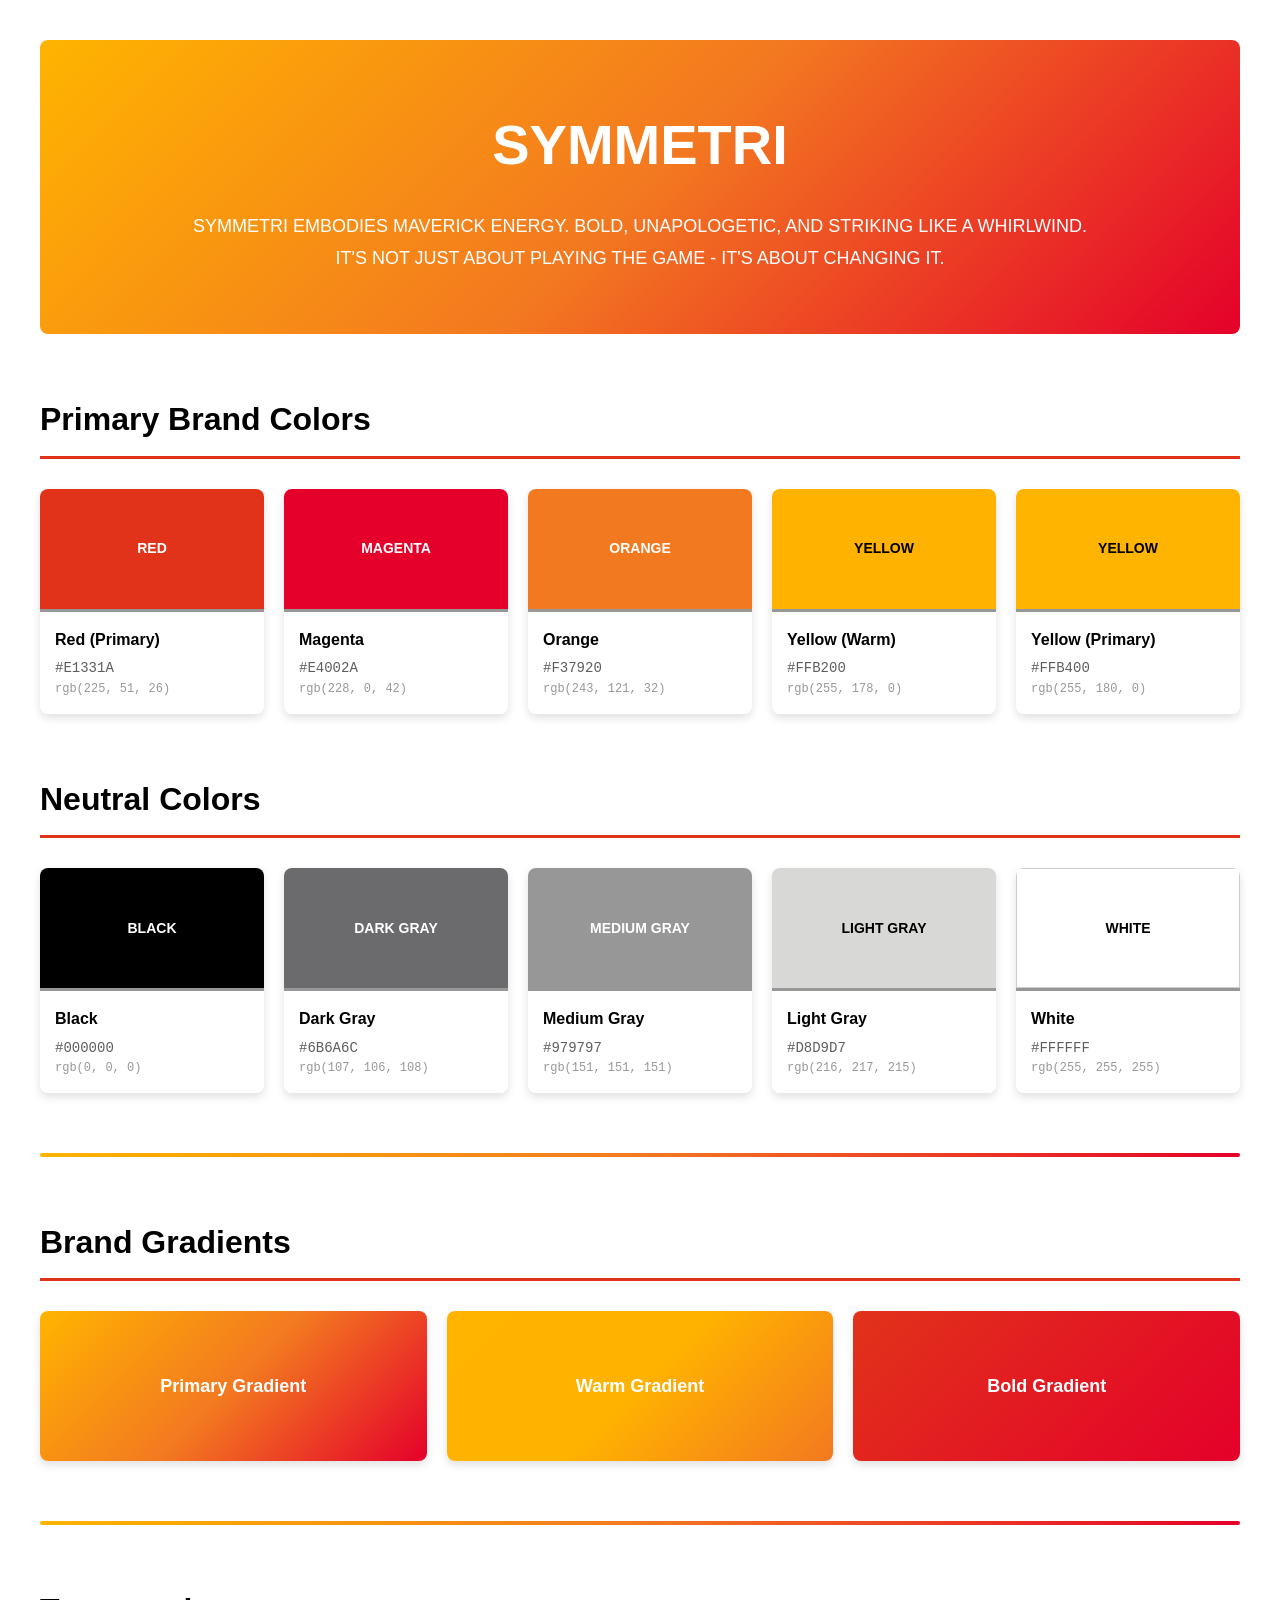
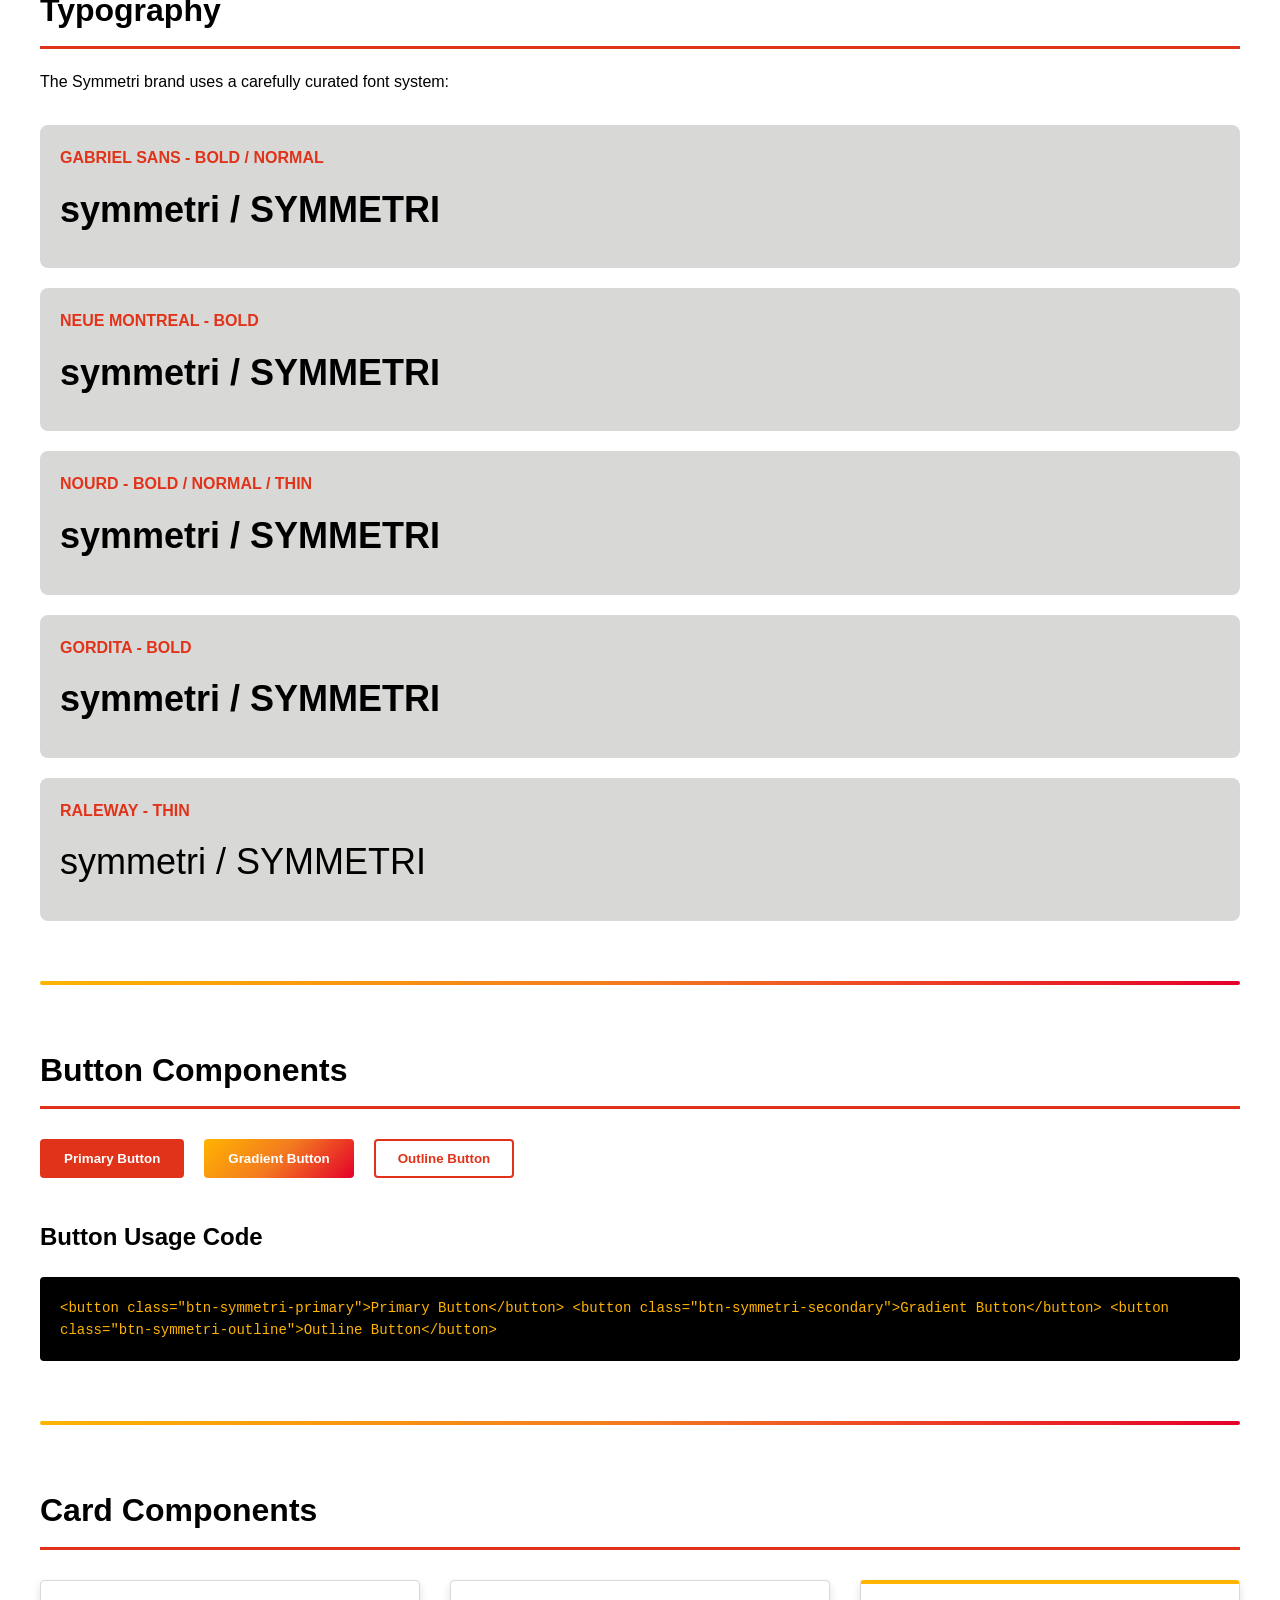
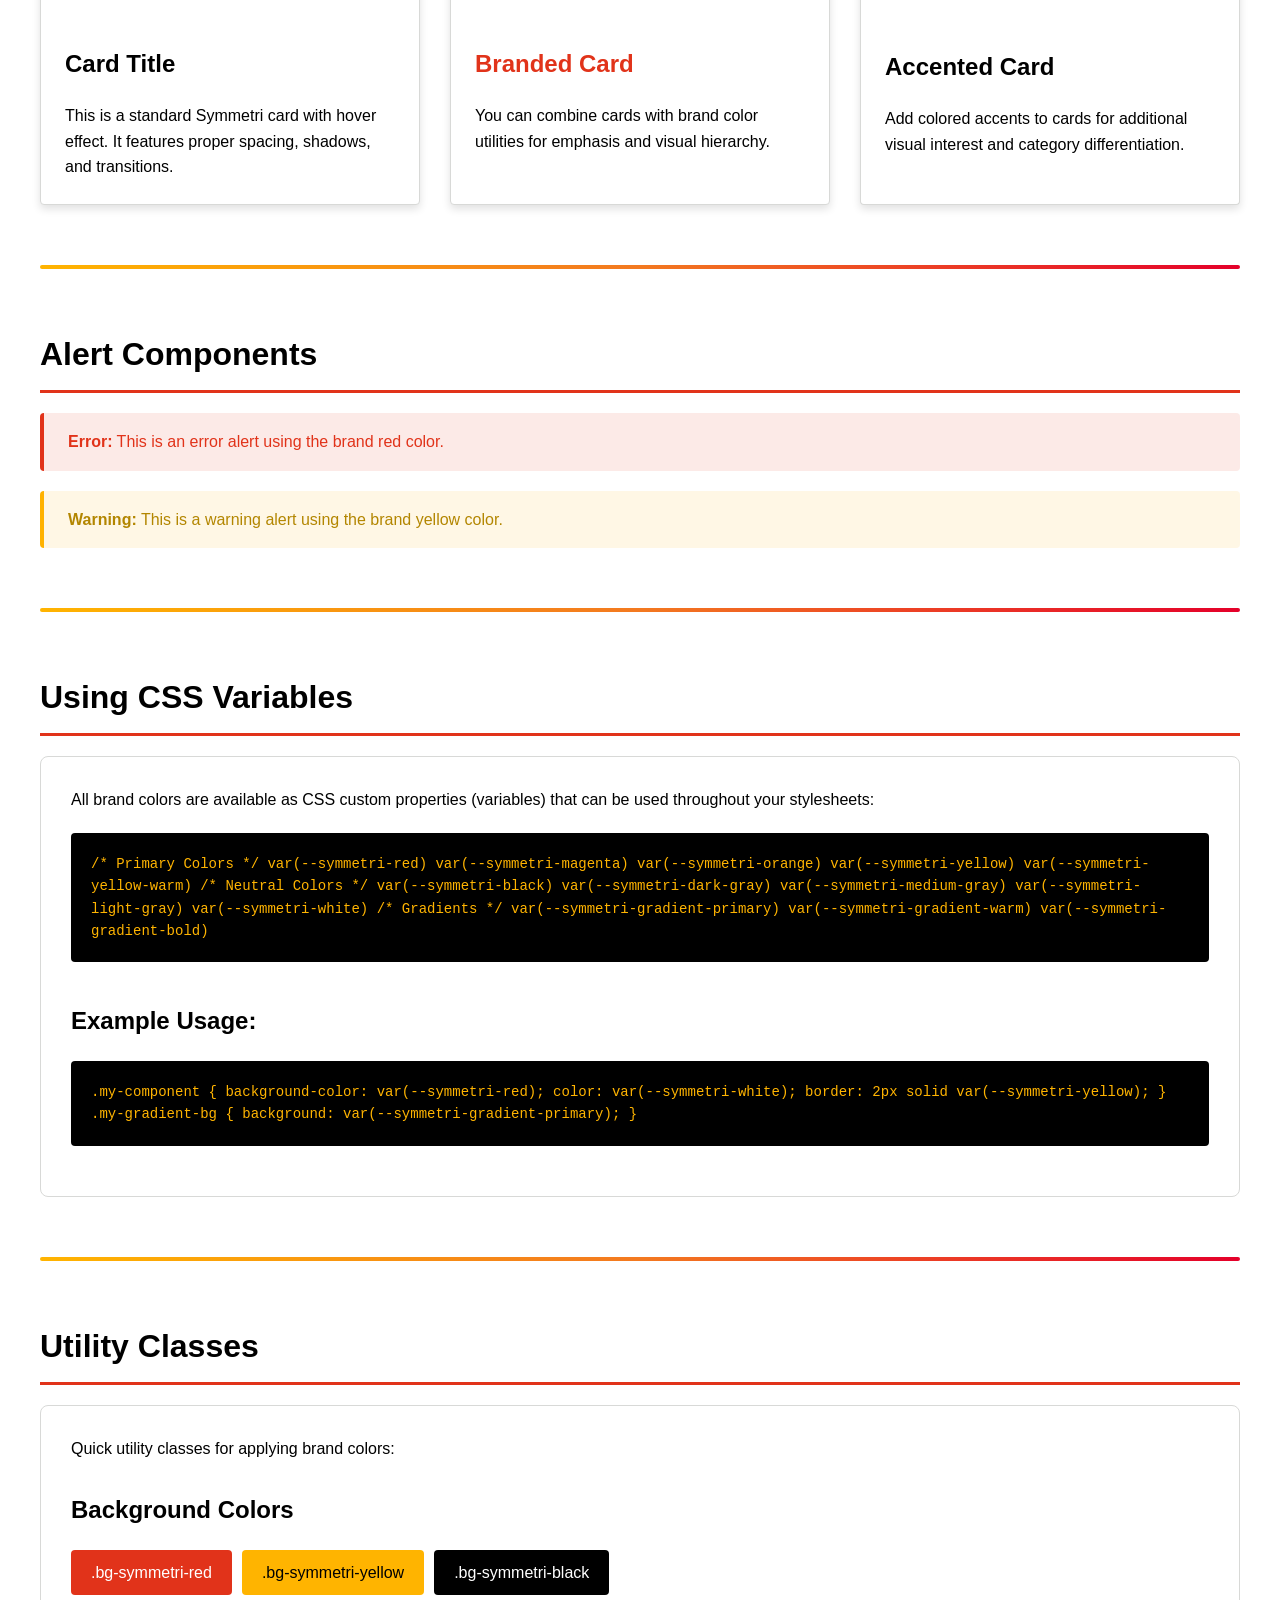
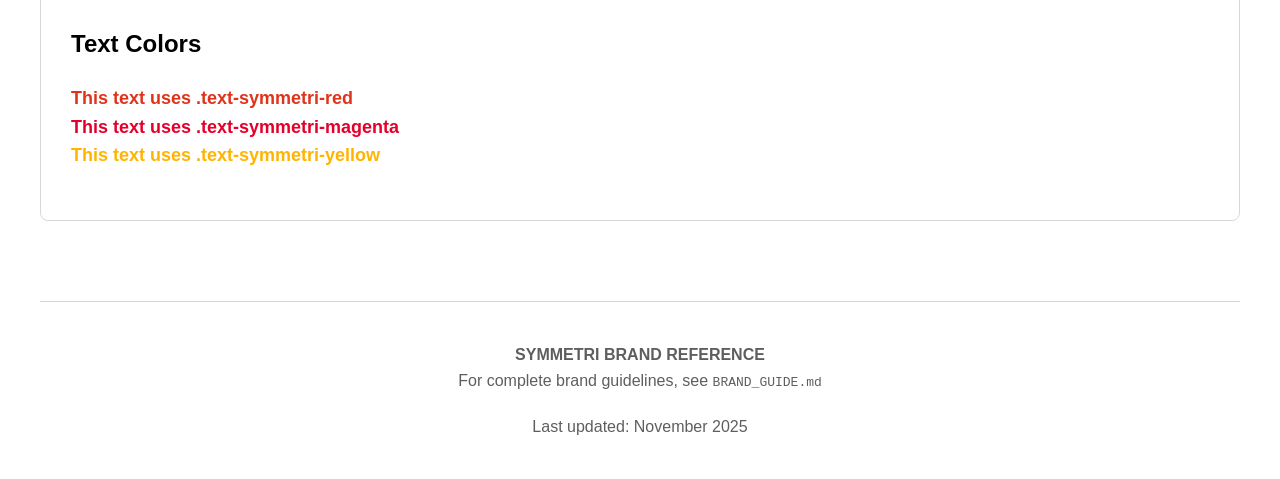
<file: assets/brand/brand-reference.html>
<!DOCTYPE html>
<html lang="en">
<head>
    <meta charset="UTF-8">
    <meta name="viewport" content="width=device-width, initial-scale=1.0">
    <title>Symmetri Brand Reference</title>
    <link rel="stylesheet" href="colors/symmetri-colors.css">
    <style>
        * {
            margin: 0;
            padding: 0;
            box-sizing: border-box;
        }

        body {
            font-family: -apple-system, BlinkMacSystemFont, 'Segoe UI', Roboto, Oxygen, Ubuntu, Cantarell, sans-serif;
            line-height: 1.6;
            color: var(--symmetri-text-primary);
            background-color: var(--symmetri-bg-primary);
            padding: 40px 20px;
        }

        .container {
            max-width: 1200px;
            margin: 0 auto;
        }

        h1, h2, h3 {
            margin-bottom: 20px;
            font-weight: bold;
        }

        h1 {
            font-size: 48px;
            margin-bottom: 10px;
        }

        h2 {
            font-size: 32px;
            margin-top: 60px;
            padding-bottom: 10px;
            border-bottom: 3px solid var(--symmetri-red);
        }

        h3 {
            font-size: 24px;
            margin-top: 40px;
        }

        .brand-intro {
            background: var(--symmetri-gradient-primary);
            color: white;
            padding: 60px 40px;
            border-radius: 8px;
            margin-bottom: 60px;
            text-align: center;
        }

        .brand-intro h1 {
            font-size: 56px;
            margin-bottom: 20px;
            text-transform: uppercase;
        }

        .brand-intro p {
            font-size: 18px;
            max-width: 900px;
            margin: 0 auto;
            line-height: 1.8;
        }

        /* Color Swatches */
        .color-grid {
            display: grid;
            grid-template-columns: repeat(auto-fill, minmax(200px, 1fr));
            gap: 20px;
            margin: 30px 0;
        }

        .color-swatch {
            border-radius: 8px;
            overflow: hidden;
            box-shadow: var(--symmetri-shadow-md);
            transition: transform 0.3s ease;
        }

        .color-swatch:hover {
            transform: translateY(-5px);
            box-shadow: var(--symmetri-shadow-lg);
        }

        .color-box {
            height: 120px;
            display: flex;
            align-items: center;
            justify-content: center;
            font-weight: bold;
            font-size: 14px;
        }

        .color-info {
            background: white;
            padding: 15px;
            border-top: 3px solid var(--symmetri-medium-gray);
        }

        .color-name {
            font-weight: bold;
            margin-bottom: 5px;
            color: var(--symmetri-text-primary);
        }

        .color-hex {
            font-family: 'Courier New', monospace;
            font-size: 14px;
            color: var(--symmetri-text-secondary);
        }

        .color-rgb {
            font-family: 'Courier New', monospace;
            font-size: 12px;
            color: var(--symmetri-text-tertiary);
        }

        /* Typography */
        .font-demo {
            margin: 20px 0;
            padding: 20px;
            background: var(--symmetri-light-gray);
            border-radius: 8px;
        }

        .font-name {
            font-weight: bold;
            color: var(--symmetri-red);
            margin-bottom: 10px;
        }

        .font-example {
            font-size: 36px;
            margin: 10px 0;
        }

        /* Button Showcase */
        .button-grid {
            display: flex;
            flex-wrap: wrap;
            gap: 20px;
            margin: 30px 0;
        }

        button {
            font-family: inherit;
        }

        /* Component Showcase */
        .component-grid {
            display: grid;
            grid-template-columns: repeat(auto-fit, minmax(300px, 1fr));
            gap: 30px;
            margin: 30px 0;
        }

        /* Gradients */
        .gradient-showcase {
            display: grid;
            grid-template-columns: repeat(auto-fit, minmax(250px, 1fr));
            gap: 20px;
            margin: 30px 0;
        }

        .gradient-box {
            height: 150px;
            border-radius: 8px;
            display: flex;
            align-items: center;
            justify-content: center;
            color: white;
            font-weight: bold;
            font-size: 18px;
            box-shadow: var(--symmetri-shadow-md);
        }

        /* Usage Examples */
        .usage-example {
            background: white;
            border: 1px solid var(--symmetri-border-color);
            border-radius: 8px;
            padding: 30px;
            margin: 20px 0;
        }

        .code-block {
            background: var(--symmetri-black);
            color: var(--symmetri-yellow);
            padding: 20px;
            border-radius: 4px;
            overflow-x: auto;
            font-family: 'Courier New', monospace;
            font-size: 14px;
            margin: 20px 0;
        }

        /* Section divider */
        .section-divider {
            height: 4px;
            background: var(--symmetri-gradient-primary);
            border-radius: 2px;
            margin: 60px 0;
        }
    </style>
</head>
<body>
    <div class="container">
        <!-- Brand Introduction -->
        <div class="brand-intro">
            <h1>SYMMETRI</h1>
            <p>
                SYMMETRI EMBODIES MAVERICK ENERGY. BOLD, UNAPOLOGETIC, AND STRIKING LIKE A WHIRLWIND.
                IT'S NOT JUST ABOUT PLAYING THE GAME - IT'S ABOUT CHANGING IT.
            </p>
        </div>

        <!-- Primary Colors -->
        <h2>Primary Brand Colors</h2>
        <div class="color-grid">
            <div class="color-swatch">
                <div class="color-box bg-symmetri-red" style="color: white;">RED</div>
                <div class="color-info">
                    <div class="color-name">Red (Primary)</div>
                    <div class="color-hex">#E1331A</div>
                    <div class="color-rgb">rgb(225, 51, 26)</div>
                </div>
            </div>

            <div class="color-swatch">
                <div class="color-box bg-symmetri-magenta" style="color: white;">MAGENTA</div>
                <div class="color-info">
                    <div class="color-name">Magenta</div>
                    <div class="color-hex">#E4002A</div>
                    <div class="color-rgb">rgb(228, 0, 42)</div>
                </div>
            </div>

            <div class="color-swatch">
                <div class="color-box bg-symmetri-orange" style="color: white;">ORANGE</div>
                <div class="color-info">
                    <div class="color-name">Orange</div>
                    <div class="color-hex">#F37920</div>
                    <div class="color-rgb">rgb(243, 121, 32)</div>
                </div>
            </div>

            <div class="color-swatch">
                <div class="color-box bg-symmetri-yellow-warm" style="color: black;">YELLOW</div>
                <div class="color-info">
                    <div class="color-name">Yellow (Warm)</div>
                    <div class="color-hex">#FFB200</div>
                    <div class="color-rgb">rgb(255, 178, 0)</div>
                </div>
            </div>

            <div class="color-swatch">
                <div class="color-box bg-symmetri-yellow" style="color: black;">YELLOW</div>
                <div class="color-info">
                    <div class="color-name">Yellow (Primary)</div>
                    <div class="color-hex">#FFB400</div>
                    <div class="color-rgb">rgb(255, 180, 0)</div>
                </div>
            </div>
        </div>

        <!-- Neutral Colors -->
        <h2>Neutral Colors</h2>
        <div class="color-grid">
            <div class="color-swatch">
                <div class="color-box bg-symmetri-black" style="color: white;">BLACK</div>
                <div class="color-info">
                    <div class="color-name">Black</div>
                    <div class="color-hex">#000000</div>
                    <div class="color-rgb">rgb(0, 0, 0)</div>
                </div>
            </div>

            <div class="color-swatch">
                <div class="color-box bg-symmetri-dark-gray" style="color: white;">DARK GRAY</div>
                <div class="color-info">
                    <div class="color-name">Dark Gray</div>
                    <div class="color-hex">#6B6A6C</div>
                    <div class="color-rgb">rgb(107, 106, 108)</div>
                </div>
            </div>

            <div class="color-swatch">
                <div class="color-box bg-symmetri-medium-gray" style="color: white;">MEDIUM GRAY</div>
                <div class="color-info">
                    <div class="color-name">Medium Gray</div>
                    <div class="color-hex">#979797</div>
                    <div class="color-rgb">rgb(151, 151, 151)</div>
                </div>
            </div>

            <div class="color-swatch">
                <div class="color-box bg-symmetri-light-gray" style="color: black;">LIGHT GRAY</div>
                <div class="color-info">
                    <div class="color-name">Light Gray</div>
                    <div class="color-hex">#D8D9D7</div>
                    <div class="color-rgb">rgb(216, 217, 215)</div>
                </div>
            </div>

            <div class="color-swatch">
                <div class="color-box bg-symmetri-white" style="color: black; border: 1px solid #ccc;">WHITE</div>
                <div class="color-info">
                    <div class="color-name">White</div>
                    <div class="color-hex">#FFFFFF</div>
                    <div class="color-rgb">rgb(255, 255, 255)</div>
                </div>
            </div>
        </div>

        <div class="section-divider"></div>

        <!-- Gradients -->
        <h2>Brand Gradients</h2>
        <div class="gradient-showcase">
            <div class="gradient-box bg-gradient-symmetri-primary">
                Primary Gradient
            </div>
            <div class="gradient-box bg-gradient-symmetri-warm">
                Warm Gradient
            </div>
            <div class="gradient-box bg-gradient-symmetri-bold">
                Bold Gradient
            </div>
        </div>

        <div class="section-divider"></div>

        <!-- Typography -->
        <h2>Typography</h2>
        <p style="margin-bottom: 30px;">The Symmetri brand uses a carefully curated font system:</p>

        <div class="font-demo">
            <div class="font-name">GABRIEL SANS - BOLD / NORMAL</div>
            <div class="font-example" style="font-weight: bold;">symmetri / SYMMETRI</div>
        </div>

        <div class="font-demo">
            <div class="font-name">NEUE MONTREAL - BOLD</div>
            <div class="font-example" style="font-weight: bold;">symmetri / SYMMETRI</div>
        </div>

        <div class="font-demo">
            <div class="font-name">NOURD - BOLD / NORMAL / THIN</div>
            <div class="font-example" style="font-weight: bold;">symmetri / SYMMETRI</div>
        </div>

        <div class="font-demo">
            <div class="font-name">GORDITA - BOLD</div>
            <div class="font-example" style="font-weight: bold;">symmetri / SYMMETRI</div>
        </div>

        <div class="font-demo">
            <div class="font-name">RALEWAY - THIN</div>
            <div class="font-example" style="font-weight: 300;">symmetri / SYMMETRI</div>
        </div>

        <div class="section-divider"></div>

        <!-- Buttons -->
        <h2>Button Components</h2>
        <div class="button-grid">
            <button class="btn-symmetri-primary">Primary Button</button>
            <button class="btn-symmetri-secondary">Gradient Button</button>
            <button class="btn-symmetri-outline">Outline Button</button>
        </div>

        <h3>Button Usage Code</h3>
        <div class="code-block">
&lt;button class="btn-symmetri-primary"&gt;Primary Button&lt;/button&gt;
&lt;button class="btn-symmetri-secondary"&gt;Gradient Button&lt;/button&gt;
&lt;button class="btn-symmetri-outline"&gt;Outline Button&lt;/button&gt;
        </div>

        <div class="section-divider"></div>

        <!-- Cards -->
        <h2>Card Components</h2>
        <div class="component-grid">
            <div class="card-symmetri">
                <h3>Card Title</h3>
                <p>This is a standard Symmetri card with hover effect. It features proper spacing, shadows, and transitions.</p>
            </div>

            <div class="card-symmetri">
                <h3 class="text-symmetri-red">Branded Card</h3>
                <p>You can combine cards with brand color utilities for emphasis and visual hierarchy.</p>
            </div>

            <div class="card-symmetri" style="border-top: 4px solid var(--symmetri-yellow);">
                <h3>Accented Card</h3>
                <p>Add colored accents to cards for additional visual interest and category differentiation.</p>
            </div>
        </div>

        <div class="section-divider"></div>

        <!-- Alerts -->
        <h2>Alert Components</h2>
        <div class="alert-symmetri alert-symmetri-error" style="margin: 20px 0;">
            <strong>Error:</strong> This is an error alert using the brand red color.
        </div>

        <div class="alert-symmetri alert-symmetri-warning" style="margin: 20px 0;">
            <strong>Warning:</strong> This is a warning alert using the brand yellow color.
        </div>

        <div class="section-divider"></div>

        <!-- CSS Variables -->
        <h2>Using CSS Variables</h2>
        <div class="usage-example">
            <p>All brand colors are available as CSS custom properties (variables) that can be used throughout your stylesheets:</p>

            <div class="code-block">
/* Primary Colors */
var(--symmetri-red)
var(--symmetri-magenta)
var(--symmetri-orange)
var(--symmetri-yellow)
var(--symmetri-yellow-warm)

/* Neutral Colors */
var(--symmetri-black)
var(--symmetri-dark-gray)
var(--symmetri-medium-gray)
var(--symmetri-light-gray)
var(--symmetri-white)

/* Gradients */
var(--symmetri-gradient-primary)
var(--symmetri-gradient-warm)
var(--symmetri-gradient-bold)
            </div>

            <h3>Example Usage:</h3>
            <div class="code-block">
.my-component {
    background-color: var(--symmetri-red);
    color: var(--symmetri-white);
    border: 2px solid var(--symmetri-yellow);
}

.my-gradient-bg {
    background: var(--symmetri-gradient-primary);
}
            </div>
        </div>

        <div class="section-divider"></div>

        <!-- Utility Classes -->
        <h2>Utility Classes</h2>
        <div class="usage-example">
            <p>Quick utility classes for applying brand colors:</p>

            <h3 style="margin-top: 30px;">Background Colors</h3>
            <div style="display: flex; gap: 10px; flex-wrap: wrap; margin: 20px 0;">
                <span class="bg-symmetri-red" style="padding: 10px 20px; color: white; border-radius: 4px;">.bg-symmetri-red</span>
                <span class="bg-symmetri-yellow" style="padding: 10px 20px; color: black; border-radius: 4px;">.bg-symmetri-yellow</span>
                <span class="bg-symmetri-black" style="padding: 10px 20px; color: white; border-radius: 4px;">.bg-symmetri-black</span>
            </div>

            <h3 style="margin-top: 30px;">Text Colors</h3>
            <div style="margin: 20px 0;">
                <p class="text-symmetri-red" style="font-size: 18px; font-weight: bold;">This text uses .text-symmetri-red</p>
                <p class="text-symmetri-magenta" style="font-size: 18px; font-weight: bold;">This text uses .text-symmetri-magenta</p>
                <p class="text-symmetri-yellow" style="font-size: 18px; font-weight: bold;">This text uses .text-symmetri-yellow</p>
            </div>
        </div>

        <!-- Footer -->
        <div style="margin-top: 80px; padding-top: 40px; border-top: 1px solid var(--symmetri-border-color); text-align: center; color: var(--symmetri-text-secondary);">
            <p><strong>SYMMETRI BRAND REFERENCE</strong></p>
            <p>For complete brand guidelines, see <code>BRAND_GUIDE.md</code></p>
            <p style="margin-top: 20px;">Last updated: November 2025</p>
        </div>
    </div>
</body>
</html>
</file>
<file: assets/brand/colors/symmetri-colors.css>
/**
 * SYMMETRI BRAND COLORS
 *
 * This stylesheet contains all official Symmetri brand colors
 * Use these CSS variables for consistent brand application
 *
 * @see /BRAND_GUIDE.md for complete usage guidelines
 */

:root {
  /* ========================================
     PRIMARY BRAND COLORS
     ======================================== */

  --symmetri-red: #E1331A;
  --symmetri-red-rgb: 225, 51, 26;

  --symmetri-magenta: #E4002A;
  --symmetri-magenta-rgb: 228, 0, 42;

  --symmetri-orange: #F37920;
  --symmetri-orange-rgb: 243, 121, 32;

  --symmetri-yellow-warm: #FFB200;
  --symmetri-yellow-warm-rgb: 255, 178, 0;

  --symmetri-yellow: #FFB400;
  --symmetri-yellow-rgb: 255, 180, 0;

  /* ========================================
     NEUTRAL COLORS
     ======================================== */

  --symmetri-black: #000000;
  --symmetri-black-rgb: 0, 0, 0;

  --symmetri-dark-gray: #6B6A6C;
  --symmetri-dark-gray-rgb: 107, 106, 108;

  --symmetri-medium-gray: #979797;
  --symmetri-medium-gray-rgb: 151, 151, 151;

  --symmetri-light-gray: #D8D9D7;
  --symmetri-light-gray-rgb: 216, 217, 215;

  --symmetri-white: #FFFFFF;
  --symmetri-white-rgb: 255, 255, 255;

  /* ========================================
     TYPOGRAPHY COLORS
     ======================================== */

  --symmetri-text-primary: #000000;
  --symmetri-text-secondary: #5D5E60;
  --symmetri-text-tertiary: #979797;
  --symmetri-text-inverse: #FFFFFF;

  --symmetri-text-link: #E4002A;
  --symmetri-text-link-hover: #E1331A;

  --symmetri-text-highlight: #FFB400;

  /* ========================================
     SEMANTIC COLORS (UI States)
     ======================================== */

  --symmetri-error: #E1331A;
  --symmetri-warning: #FFB200;
  --symmetri-success: #00A86B; /* Not in original guide, suggested */
  --symmetri-info: #5D5E60;

  /* ========================================
     BACKGROUND COLORS
     ======================================== */

  --symmetri-bg-primary: #FFFFFF;
  --symmetri-bg-secondary: #D8D9D7;
  --symmetri-bg-dark: #000000;
  --symmetri-bg-overlay: rgba(0, 0, 0, 0.8);

  /* ========================================
     GRADIENT DEFINITIONS
     ======================================== */

  --symmetri-gradient-primary: linear-gradient(135deg, #FFB400 0%, #F37920 50%, #E4002A 100%);
  --symmetri-gradient-warm: linear-gradient(135deg, #FFB400 0%, #FFB200 50%, #F37920 100%);
  --symmetri-gradient-bold: linear-gradient(135deg, #E1331A 0%, #E4002A 100%);

  /* ========================================
     SHADOW & EFFECTS
     ======================================== */

  --symmetri-shadow-sm: 0 2px 4px rgba(0, 0, 0, 0.1);
  --symmetri-shadow-md: 0 4px 8px rgba(0, 0, 0, 0.12);
  --symmetri-shadow-lg: 0 8px 16px rgba(0, 0, 0, 0.15);
  --symmetri-shadow-xl: 0 12px 24px rgba(0, 0, 0, 0.18);

  --symmetri-shadow-colored: 0 4px 12px rgba(228, 0, 42, 0.25);

  /* ========================================
     BORDERS
     ======================================== */

  --symmetri-border-color: #D8D9D7;
  --symmetri-border-color-dark: #6B6A6C;
  --symmetri-border-width: 1px;
  --symmetri-border-radius: 4px;
}

/* ========================================
   UTILITY CLASSES
   ======================================== */

/* Background Colors */
.bg-symmetri-red { background-color: var(--symmetri-red); }
.bg-symmetri-magenta { background-color: var(--symmetri-magenta); }
.bg-symmetri-orange { background-color: var(--symmetri-orange); }
.bg-symmetri-yellow { background-color: var(--symmetri-yellow); }
.bg-symmetri-yellow-warm { background-color: var(--symmetri-yellow-warm); }
.bg-symmetri-black { background-color: var(--symmetri-black); }
.bg-symmetri-dark-gray { background-color: var(--symmetri-dark-gray); }
.bg-symmetri-medium-gray { background-color: var(--symmetri-medium-gray); }
.bg-symmetri-light-gray { background-color: var(--symmetri-light-gray); }
.bg-symmetri-white { background-color: var(--symmetri-white); }

/* Text Colors */
.text-symmetri-red { color: var(--symmetri-red); }
.text-symmetri-magenta { color: var(--symmetri-magenta); }
.text-symmetri-orange { color: var(--symmetri-orange); }
.text-symmetri-yellow { color: var(--symmetri-yellow); }
.text-symmetri-yellow-warm { color: var(--symmetri-yellow-warm); }
.text-symmetri-black { color: var(--symmetri-black); }
.text-symmetri-gray { color: var(--symmetri-dark-gray); }
.text-symmetri-white { color: var(--symmetri-white); }

/* Gradient Backgrounds */
.bg-gradient-symmetri-primary {
  background: var(--symmetri-gradient-primary);
}

.bg-gradient-symmetri-warm {
  background: var(--symmetri-gradient-warm);
}

.bg-gradient-symmetri-bold {
  background: var(--symmetri-gradient-bold);
}

/* Border Colors */
.border-symmetri-red { border-color: var(--symmetri-red); }
.border-symmetri-magenta { border-color: var(--symmetri-magenta); }
.border-symmetri-gray { border-color: var(--symmetri-border-color); }

/* ========================================
   COMPONENT EXAMPLES
   ======================================== */

/* Button Styles */
.btn-symmetri-primary {
  background-color: var(--symmetri-red);
  color: var(--symmetri-white);
  border: none;
  padding: 12px 24px;
  font-weight: bold;
  border-radius: var(--symmetri-border-radius);
  cursor: pointer;
  transition: all 0.3s ease;
}

.btn-symmetri-primary:hover {
  background-color: var(--symmetri-magenta);
  box-shadow: var(--symmetri-shadow-colored);
  transform: translateY(-2px);
}

.btn-symmetri-secondary {
  background: var(--symmetri-gradient-primary);
  color: var(--symmetri-white);
  border: none;
  padding: 12px 24px;
  font-weight: bold;
  border-radius: var(--symmetri-border-radius);
  cursor: pointer;
  transition: all 0.3s ease;
}

.btn-symmetri-outline {
  background-color: transparent;
  color: var(--symmetri-red);
  border: 2px solid var(--symmetri-red);
  padding: 10px 22px;
  font-weight: bold;
  border-radius: var(--symmetri-border-radius);
  cursor: pointer;
  transition: all 0.3s ease;
}

.btn-symmetri-outline:hover {
  background-color: var(--symmetri-red);
  color: var(--symmetri-white);
}

/* Card Styles */
.card-symmetri {
  background-color: var(--symmetri-white);
  border: var(--symmetri-border-width) solid var(--symmetri-border-color);
  border-radius: var(--symmetri-border-radius);
  box-shadow: var(--symmetri-shadow-md);
  padding: 24px;
  transition: all 0.3s ease;
}

.card-symmetri:hover {
  box-shadow: var(--symmetri-shadow-lg);
  transform: translateY(-4px);
}

/* Alert/Banner Styles */
.alert-symmetri {
  padding: 16px 24px;
  border-radius: var(--symmetri-border-radius);
  font-weight: 500;
}

.alert-symmetri-error {
  background-color: rgba(225, 51, 26, 0.1);
  border-left: 4px solid var(--symmetri-error);
  color: var(--symmetri-error);
}

.alert-symmetri-warning {
  background-color: rgba(255, 178, 0, 0.1);
  border-left: 4px solid var(--symmetri-warning);
  color: #B38600;
}

/* ========================================
   ACCESSIBILITY HELPERS
   ======================================== */

/* Ensure proper contrast for interactive elements */
.symmetri-focus:focus {
  outline: 3px solid var(--symmetri-yellow);
  outline-offset: 2px;
}

/* Screen reader only text */
.sr-only-symmetri {
  position: absolute;
  width: 1px;
  height: 1px;
  padding: 0;
  margin: -1px;
  overflow: hidden;
  clip: rect(0, 0, 0, 0);
  white-space: nowrap;
  border-width: 0;
}

/* ========================================
   DARK MODE SUPPORT (Optional)
   ======================================== */

@media (prefers-color-scheme: dark) {
  :root {
    --symmetri-bg-primary: #000000;
    --symmetri-bg-secondary: #1a1a1a;
    --symmetri-text-primary: #FFFFFF;
    --symmetri-text-secondary: #D8D9D7;
    --symmetri-border-color: #6B6A6C;
  }
}

/* ========================================
   PRINT STYLES
   ======================================== */

@media print {
  .bg-symmetri-red,
  .bg-symmetri-magenta,
  .bg-symmetri-orange {
    background-color: white !important;
    color: black !important;
    border: 1px solid black !important;
  }
}
</file>
